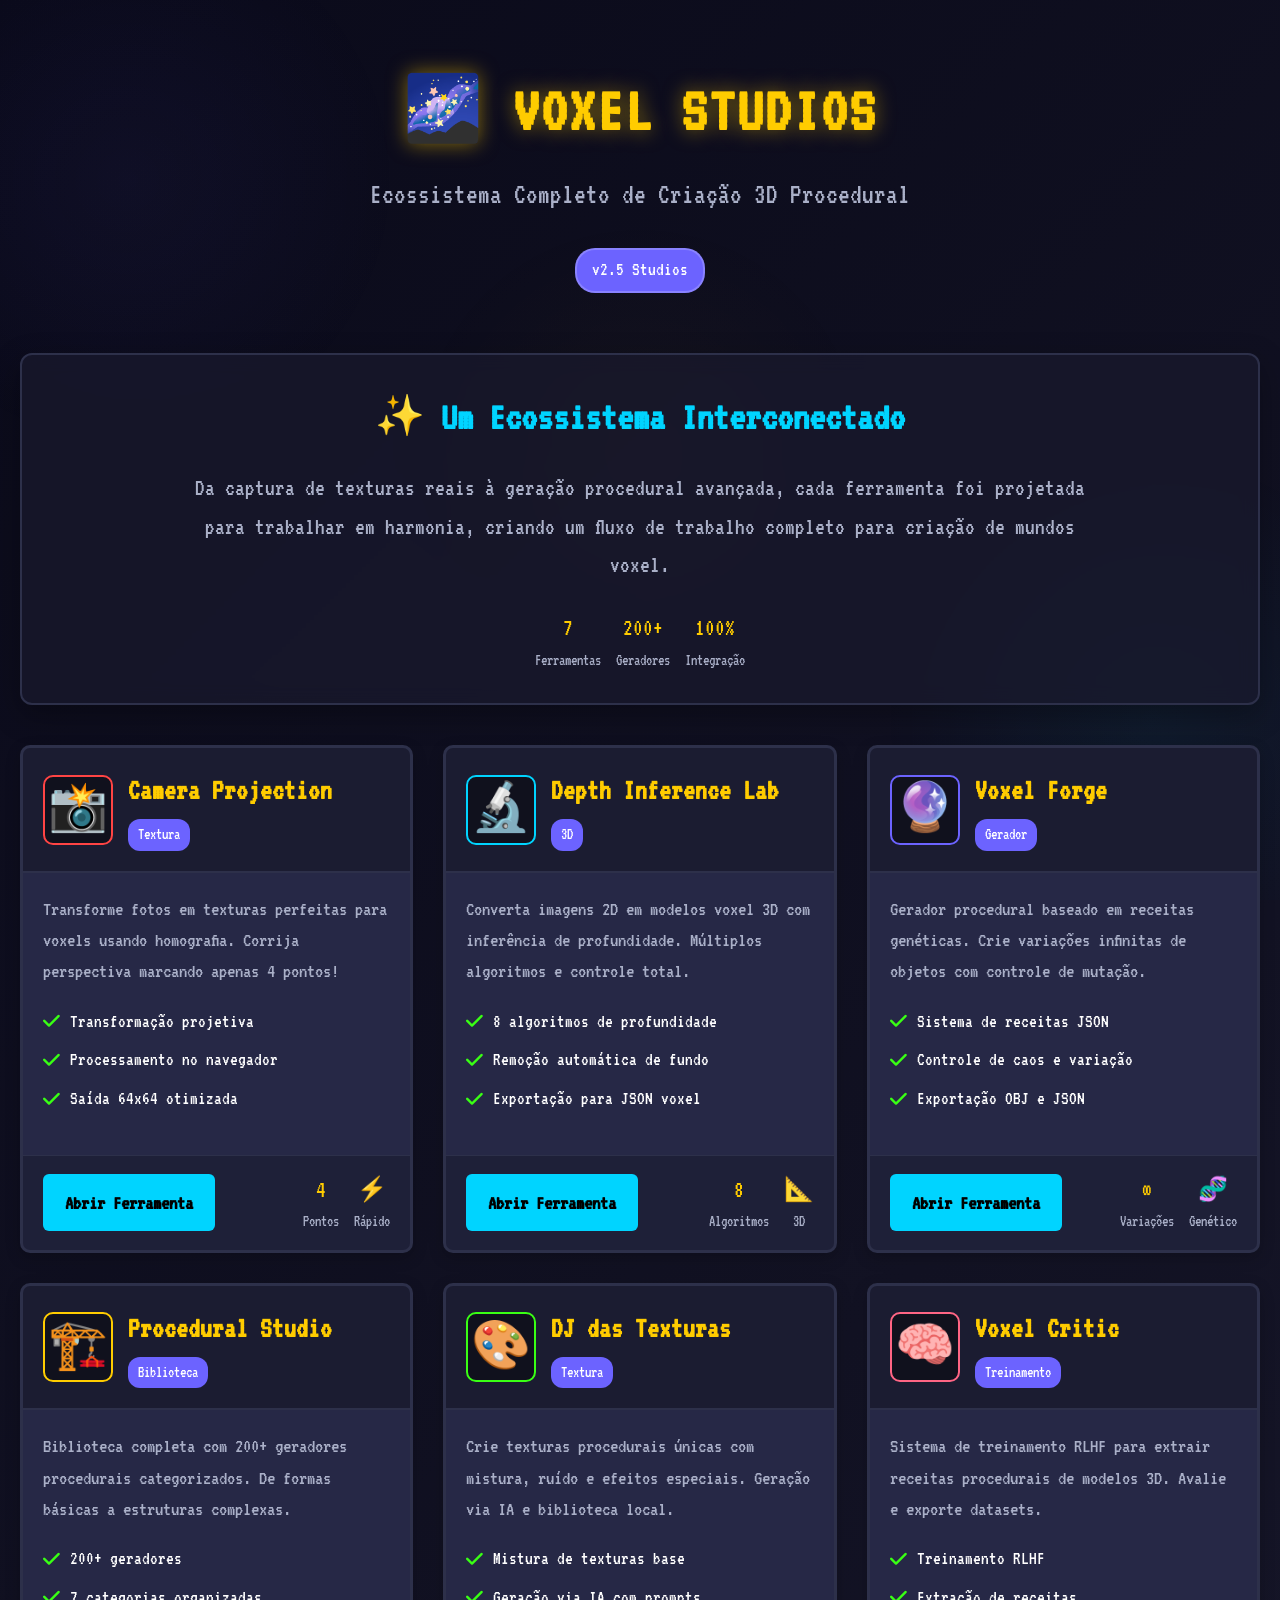
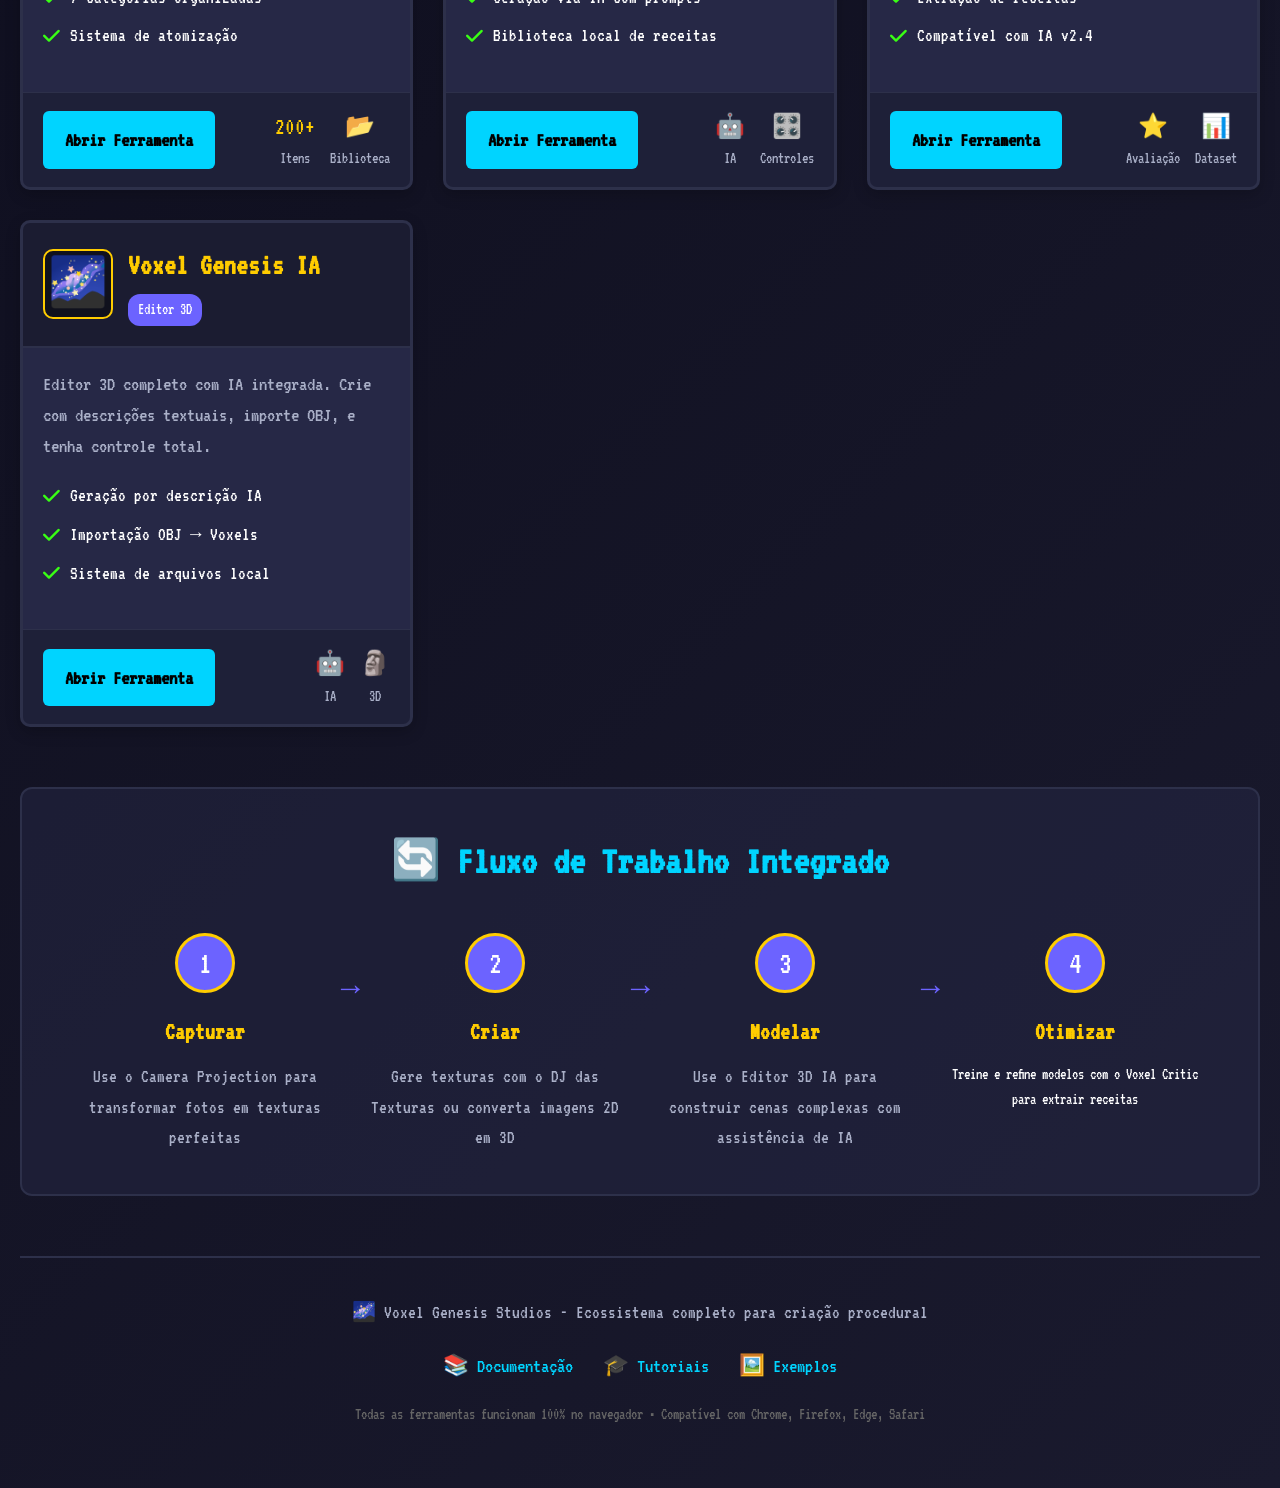
<file: index.html>
<!DOCTYPE html>
<html lang="pt-BR">
<head>
    <meta charset="UTF-8">
    <meta name="viewport" content="width=device-width, initial-scale=1.0">
    <title>🌌 Voxel Studios - Portal do Ecossistema</title>
    <link href="https://fonts.googleapis.com/css2?family=VT323&display=swap" rel="stylesheet">
    <link rel="stylesheet" href="https://cdnjs.cloudflare.com/ajax/libs/font-awesome/6.4.0/css/all.min.css">
    <style>
        :root {
            --bg-deep: #0a0a1a;
            --bg-dark: #121223;
            --bg-panel: #1a1a2e;
            --accent-gold: #ffcc00;
            --accent-cyan: #00d4ff;
            --accent-purple: #6c63ff;
            --accent-green: #39ff14;
            --text-main: #ffffff;
            --text-dim: #aab0c8;
            --border-color: #2d304a;
            --card-bg: #262846;
            --font-pixel: 'VT323', monospace;
        }
        
        * {
            margin: 0;
            padding: 0;
            box-sizing: border-box;
        }
        
        body {
            font-family: var(--font-pixel);
            background: linear-gradient(135deg, var(--bg-deep) 0%, var(--bg-dark) 50%, #1a1a2e 100%);
            color: var(--text-main);
            min-height: 100vh;
            overflow-x: hidden;
            line-height: 1.6;
        }
        
        .bg-pattern {
            position: fixed;
            top: 0;
            left: 0;
            width: 100%;
            height: 100%;
            background-image: 
                radial-gradient(circle at 10% 20%, rgba(108, 99, 255, 0.05) 0%, transparent 20%),
                radial-gradient(circle at 90% 80%, rgba(0, 212, 255, 0.05) 0%, transparent 20%),
                radial-gradient(circle at 50% 50%, rgba(255, 204, 0, 0.03) 0%, transparent 30%);
            z-index: -1;
        }
        
        .container {
            max-width: 1400px;
            margin: 0 auto;
            padding: 20px;
        }
        
        /* Header */
        .portal-header {
            text-align: center;
            padding: 40px 20px 30px;
            position: relative;
        }
        
        .portal-header h1 {
            font-size: 4rem;
            color: var(--accent-gold);
            text-shadow: 0 0 20px rgba(255, 204, 0, 0.5);
            margin-bottom: 10px;
            letter-spacing: 2px;
        }
        
        .portal-header .subtitle {
            font-size: 1.8rem;
            color: var(--text-dim);
            margin-bottom: 20px;
        }
        
        .version-badge {
            display: inline-block;
            background: var(--accent-purple);
            color: white;
            padding: 5px 15px;
            border-radius: 20px;
            font-size: 1.2rem;
            margin-top: 10px;
            border: 2px solid rgba(255, 255, 255, 0.2);
        }
        
        /* Ecosystem Intro */
        .ecosystem-intro {
            background: rgba(26, 26, 46, 0.7);
            border: 2px solid var(--border-color);
            border-radius: 12px;
            padding: 30px;
            margin: 30px 0;
            text-align: center;
            backdrop-filter: blur(10px);
            box-shadow: 0 10px 30px rgba(0, 0, 0, 0.3);
        }
        
        .ecosystem-intro h2 {
            color: var(--accent-cyan);
            font-size: 2.5rem;
            margin-bottom: 20px;
        }
        
        .ecosystem-intro p {
            font-size: 1.5rem;
            color: var(--text-dim);
            max-width: 900px;
            margin: 0 auto 25px;
        }
        
        /* Tool Cards Grid */
        .tools-grid {
            display: grid;
            grid-template-columns: repeat(auto-fill, minmax(350px, 1fr));
            gap: 30px;
            margin: 40px 0;
        }
        
        .tool-card {
            background: var(--card-bg);
            border: 3px solid var(--border-color);
            border-radius: 10px;
            overflow: hidden;
            transition: all 0.3s ease;
            position: relative;
            height: 100%;
            display: flex;
            flex-direction: column;
            box-shadow: 0 5px 15px rgba(0, 0, 0, 0.2);
        }
        
        .tool-card:hover {
            transform: translateY(-10px);
            border-color: var(--accent-gold);
            box-shadow: 0 15px 30px rgba(0, 0, 0, 0.4), 0 0 0 1px var(--accent-gold);
        }
        
        .tool-card-header {
            padding: 20px;
            background: rgba(0, 0, 0, 0.3);
            border-bottom: 2px solid var(--border-color);
            display: flex;
            align-items: center;
            gap: 15px;
        }
        
        .tool-icon {
            font-size: 3rem;
            width: 70px;
            height: 70px;
            display: flex;
            align-items: center;
            justify-content: center;
            background: rgba(0, 0, 0, 0.4);
            border-radius: 10px;
            border: 2px solid;
        }
        
        .tool-title {
            flex: 1;
        }
        
        .tool-title h3 {
            font-size: 1.8rem;
            color: var(--accent-gold);
            margin-bottom: 5px;
        }
        
        .tool-badge {
            display: inline-block;
            font-size: 1rem;
            padding: 3px 10px;
            border-radius: 12px;
            background: var(--accent-purple);
            color: white;
        }
        
        .tool-card-content {
            padding: 20px;
            flex: 1;
        }
        
        .tool-description {
            font-size: 1.3rem;
            color: var(--text-dim);
            margin-bottom: 20px;
            line-height: 1.5;
        }
        
        .tool-features {
            margin-bottom: 20px;
        }
        
        .tool-features li {
            font-size: 1.2rem;
            margin-bottom: 8px;
            display: flex;
            align-items: center;
            gap: 10px;
        }
        
        .tool-features li i {
            color: var(--accent-green);
        }
        
        .tool-card-footer {
            padding: 15px 20px;
            background: rgba(0, 0, 0, 0.2);
            border-top: 1px solid var(--border-color);
            display: flex;
            justify-content: space-between;
            align-items: center;
        }
        
        .tool-link {
            display: inline-block;
            background: var(--accent-cyan);
            color: #000;
            text-decoration: none;
            padding: 10px 20px;
            border-radius: 6px;
            font-size: 1.3rem;
            font-weight: bold;
            transition: all 0.2s;
            border: 2px solid transparent;
        }
        
        .tool-link:hover {
            background: transparent;
            color: var(--accent-cyan);
            border-color: var(--accent-cyan);
        }
        
        .tool-stats {
            display: flex;
            gap: 15px;
        }
        
        .stat {
            text-align: center;
        }
        
        .stat-value {
            display: block;
            font-size: 1.5rem;
            color: var(--accent-gold);
        }
        
        .stat-label {
            font-size: 1rem;
            color: var(--text-dim);
        }
        
        /* Workflow Section */
        .workflow-section {
            margin: 60px 0;
            padding: 40px;
            background: rgba(38, 40, 70, 0.5);
            border-radius: 12px;
            border: 2px solid var(--border-color);
        }
        
        .workflow-section h2 {
            text-align: center;
            font-size: 2.5rem;
            color: var(--accent-cyan);
            margin-bottom: 40px;
        }
        
        .workflow-steps {
            display: flex;
            justify-content: center;
            align-items: flex-start;
            flex-wrap: wrap;
            gap: 40px;
            margin-top: 30px;
        }
        
        .workflow-step {
            flex: 1;
            min-width: 200px;
            max-width: 250px;
            text-align: center;
            position: relative;
        }
        
        .workflow-step:not(:last-child)::after {
            content: "→";
            position: absolute;
            right: -30px;
            top: 30px;
            font-size: 2rem;
            color: var(--accent-purple);
        }
        
        .step-number {
            width: 60px;
            height: 60px;
            background: var(--accent-purple);
            border-radius: 50%;
            display: flex;
            align-items: center;
            justify-content: center;
            font-size: 2rem;
            margin: 0 auto 20px;
            border: 3px solid var(--accent-gold);
        }
        
        .step-title {
            font-size: 1.5rem;
            color: var(--accent-gold);
            margin-bottom: 10px;
        }
        
        .step-desc {
            font-size: 1.2rem;
            color: var(--text-dim);
        }
        
        /* Footer */
        .portal-footer {
            text-align: center;
            padding: 40px 20px;
            margin-top: 40px;
            border-top: 2px solid var(--border-color);
            color: var(--text-dim);
            font-size: 1.2rem;
        }
        
        .footer-links {
            display: flex;
            justify-content: center;
            gap: 30px;
            margin: 20px 0;
        }
        
        .footer-links a {
            color: var(--accent-cyan);
            text-decoration: none;
            font-size: 1.3rem;
            transition: color 0.2s;
        }
        
        .footer-links a:hover {
            color: var(--accent-gold);
            text-decoration: underline;
        }
        
        /* Responsive */
        @media (max-width: 1100px) {
            .workflow-step:not(:last-child)::after {
                display: none;
            }
            
            .workflow-steps {
                gap: 30px;
            }
        }
        
        @media (max-width: 768px) {
            .portal-header h1 {
                font-size: 3rem;
            }
            
            .tools-grid {
                grid-template-columns: 1fr;
            }
            
            .tool-card-header {
                flex-direction: column;
                text-align: center;
                gap: 10px;
            }
            
            .workflow-steps {
                flex-direction: column;
                align-items: center;
            }
            
            .workflow-step {
                max-width: 100%;
            }
        }
        
        /* Animation */
        @keyframes float {
            0%, 100% { transform: translateY(0); }
            50% { transform: translateY(-10px); }
        }
        
        .floating {
            animation: float 5s ease-in-out infinite;
        }
    </style>
</head>
<body>
    <div class="bg-pattern"></div>
    
    <div class="container">
        <!-- Header -->
        <header class="portal-header">
            <h1>🌌 VOXEL STUDIOS</h1>
            <div class="subtitle">Ecossistema Completo de Criação 3D Procedural</div>
            <div class="version-badge">v2.5 Studios</div>
        </header>

        <!-- Ecosystem Intro -->
        <section class="ecosystem-intro">
            <h2>✨ Um Ecossistema Interconectado</h2>
            <p>Da captura de texturas reais à geração procedural avançada, cada ferramenta foi projetada para trabalhar em harmonia, criando um fluxo de trabalho completo para criação de mundos voxel.</p>
            <div class="tool-stats" style="justify-content: center; margin-top: 20px;">
                <div class="stat">
                    <span class="stat-value">7</span>
                    <span class="stat-label">Ferramentas</span>
                </div>
                <div class="stat">
                    <span class="stat-value">200+</span>
                    <span class="stat-label">Geradores</span>
                </div>
                <div class="stat">
                    <span class="stat-value">100%</span>
                    <span class="stat-label">Integração</span>
                </div>
            </div>
        </section>
        
        <!-- Tools Grid -->
        <div class="tools-grid">
            <!-- Camera Projection -->
            <div class="tool-card floating" style="animation-delay: 0s;">
                <div class="tool-card-header">
                    <div class="tool-icon" style="border-color: #ff4444;">📸</div>
                    <div class="tool-title">
                        <h3>Camera Projection</h3>
                        <span class="tool-badge">Textura</span>
                    </div>
                </div>
                <div class="tool-card-content">
                    <p class="tool-description">Transforme fotos em texturas perfeitas para voxels usando homografia. Corrija perspectiva marcando apenas 4 pontos!</p>
                    <ul class="tool-features">
                        <li><i class="fas fa-check"></i> Transformação projetiva</li>
                        <li><i class="fas fa-check"></i> Processamento no navegador</li>
                        <li><i class="fas fa-check"></i> Saída 64x64 otimizada</li>
                    </ul>
                </div>
                <div class="tool-card-footer">
                    <a href="camera_project_extrair_textura.html" class="tool-link">Abrir Ferramenta</a>
                    <div class="tool-stats">
                        <div class="stat">
                            <span class="stat-value">4</span>
                            <span class="stat-label">Pontos</span>
                        </div>
                        <div class="stat">
                            <span class="stat-value">⚡</span>
                            <span class="stat-label">Rápido</span>
                        </div>
                    </div>
                </div>
            </div>
            
            <!-- Depth Inference Lab -->
            <div class="tool-card floating" style="animation-delay: 0.5s;">
                <div class="tool-card-header">
                    <div class="tool-icon" style="border-color: #00d4ff;">🔬</div>
                    <div class="tool-title">
                        <h3>Depth Inference Lab</h3>
                        <span class="tool-badge">3D</span>
                    </div>
                </div>
                <div class="tool-card-content">
                    <p class="tool-description">Converta imagens 2D em modelos voxel 3D com inferência de profundidade. Múltiplos algoritmos e controle total.</p>
                    <ul class="tool-features">
                        <li><i class="fas fa-check"></i> 8 algoritmos de profundidade</li>
                        <li><i class="fas fa-check"></i> Remoção automática de fundo</li>
                        <li><i class="fas fa-check"></i> Exportação para JSON voxel</li>
                    </ul>
                </div>
                <div class="tool-card-footer">
                    <a href="depth_lab_ai_hybrid.html" class="tool-link">Abrir Ferramenta</a>
                    <div class="tool-stats">
                        <div class="stat">
                            <span class="stat-value">8</span>
                            <span class="stat-label">Algoritmos</span>
                        </div>
                        <div class="stat">
                            <span class="stat-value">📐</span>
                            <span class="stat-label">3D</span>
                        </div>
                    </div>
                </div>
            </div>
            
            <!-- Voxel Forge -->
            <div class="tool-card floating" style="animation-delay: 1s;">
                <div class="tool-card-header">
                    <div class="tool-icon" style="border-color: #6c63ff;">🔮</div>
                    <div class="tool-title">
                        <h3>Voxel Forge</h3>
                        <span class="tool-badge">Gerador</span>
                    </div>
                </div>
                <div class="tool-card-content">
                    <p class="tool-description">Gerador procedural baseado em receitas genéticas. Crie variações infinitas de objetos com controle de mutação.</p>
                    <ul class="tool-features">
                        <li><i class="fas fa-check"></i> Sistema de receitas JSON</li>
                        <li><i class="fas fa-check"></i> Controle de caos e variação</li>
                        <li><i class="fas fa-check"></i> Exportação OBJ e JSON</li>
                    </ul>
                </div>
                <div class="tool-card-footer">
                    <a href="generator.html" class="tool-link">Abrir Ferramenta</a>
                    <div class="tool-stats">
                        <div class="stat">
                            <span class="stat-value">∞</span>
                            <span class="stat-label">Variações</span>
                        </div>
                        <div class="stat">
                            <span class="stat-value">🧬</span>
                            <span class="stat-label">Genético</span>
                        </div>
                    </div>
                </div>
            </div>
            
            <!-- Procedural Studio -->
            <div class="tool-card floating" style="animation-delay: 1.5s;">
                <div class="tool-card-header">
                    <div class="tool-icon" style="border-color: #ffcc00;">🏗️</div>
                    <div class="tool-title">
                        <h3>Procedural Studio</h3>
                        <span class="tool-badge">Biblioteca</span>
                    </div>
                </div>
                <div class="tool-card-content">
                    <p class="tool-description">Biblioteca completa com 200+ geradores procedurais categorizados. De formas básicas a estruturas complexas.</p>
                    <ul class="tool-features">
                        <li><i class="fas fa-check"></i> 200+ geradores</li>
                        <li><i class="fas fa-check"></i> 7 categorias organizadas</li>
                        <li><i class="fas fa-check"></i> Sistema de atomização</li>
                    </ul>
                </div>
                <div class="tool-card-footer">
                    <a href="procedural_studio.html" class="tool-link">Abrir Ferramenta</a>
                    <div class="tool-stats">
                        <div class="stat">
                            <span class="stat-value">200+</span>
                            <span class="stat-label">Itens</span>
                        </div>
                        <div class="stat">
                            <span class="stat-value">📂</span>
                            <span class="stat-label">Biblioteca</span>
                        </div>
                    </div>
                </div>
            </div>
            
            <!-- DJ das Texturas -->
            <div class="tool-card floating" style="animation-delay: 2s;">
                <div class="tool-card-header">
                    <div class="tool-icon" style="border-color: #39ff14;">🎨</div>
                    <div class="tool-title">
                        <h3>DJ das Texturas</h3>
                        <span class="tool-badge">Textura</span>
                    </div>
                </div>
                <div class="tool-card-content">
                    <p class="tool-description">Crie texturas procedurais únicas com mistura, ruído e efeitos especiais. Geração via IA e biblioteca local.</p>
                    <ul class="tool-features">
                        <li><i class="fas fa-check"></i> Mistura de texturas base</li>
                        <li><i class="fas fa-check"></i> Geração via IA com prompts</li>
                        <li><i class="fas fa-check"></i> Biblioteca local de receitas</li>
                    </ul>
                </div>
                <div class="tool-card-footer">
                    <a href="texturas_gerar.html" class="tool-link">Abrir Ferramenta</a>
                    <div class="tool-stats">
                        <div class="stat">
                            <span class="stat-value">🤖</span>
                            <span class="stat-label">IA</span>
                        </div>
                        <div class="stat">
                            <span class="stat-value">🎛️</span>
                            <span class="stat-label">Controles</span>
                        </div>
                    </div>
                </div>
            </div>
            
            <!-- Voxel Critic -->
            <div class="tool-card floating" style="animation-delay: 2.5s;">
                <div class="tool-card-header">
                    <div class="tool-icon" style="border-color: #ff6584;">🧠</div>
                    <div class="tool-title">
                        <h3>Voxel Critic</h3>
                        <span class="tool-badge">Treinamento</span>
                    </div>
                </div>
                <div class="tool-card-content">
                    <p class="tool-description">Sistema de treinamento RLHF para extrair receitas procedurais de modelos 3D. Avalie e exporte datasets.</p>
                    <ul class="tool-features">
                        <li><i class="fas fa-check"></i> Treinamento RLHF</li>
                        <li><i class="fas fa-check"></i> Extração de receitas</li>
                        <li><i class="fas fa-check"></i> Compatível com IA v2.4</li>
                    </ul>
                </div>
                <div class="tool-card-footer">
                    <a href="treinar.html" class="tool-link">Abrir Ferramenta</a>
                    <div class="tool-stats">
                        <div class="stat">
                            <span class="stat-value">⭐</span>
                            <span class="stat-label">Avaliação</span>
                        </div>
                        <div class="stat">
                            <span class="stat-value">📊</span>
                            <span class="stat-label">Dataset</span>
                        </div>
                    </div>
                </div>
            </div>
            
            <!-- Voxel Genesis IA -->
            <div class="tool-card floating" style="animation-delay: 3s;">
                <div class="tool-card-header">
                    <div class="tool-icon" style="border-color: #ffcc00;">🌌</div>
                    <div class="tool-title">
                        <h3>Voxel Genesis IA</h3>
                        <span class="tool-badge">Editor 3D</span>
                    </div>
                </div>
                <div class="tool-card-content">
                    <p class="tool-description">Editor 3D completo com IA integrada. Crie com descrições textuais, importe OBJ, e tenha controle total.</p>
                    <ul class="tool-features">
                        <li><i class="fas fa-check"></i> Geração por descrição IA</li>
                        <li><i class="fas fa-check"></i> Importação OBJ → Voxels</li>
                        <li><i class="fas fa-check"></i> Sistema de arquivos local</li>
                    </ul>
                </div>
                <div class="tool-card-footer">
                    <a href="Voxel_genesis_ai_v9.html" class="tool-link">Abrir Ferramenta</a>
                    <div class="tool-stats">
                        <div class="stat">
                            <span class="stat-value">🤖</span>
                            <span class="stat-label">IA</span>
                        </div>
                        <div class="stat">
                            <span class="stat-value">🗿</span>
                            <span class="stat-label">3D</span>
                        </div>
                    </div>
                </div>
            </div>
        </div>
        
        <!-- Workflow Section -->
        <section class="workflow-section">
            <h2>🔄 Fluxo de Trabalho Integrado</h2>
            <div class="workflow-steps">
                <div class="workflow-step">
                    <div class="step-number">1</div>
                    <h3 class="step-title">Capturar</h3>
                    <p class="step-desc">Use o Camera Projection para transformar fotos em texturas perfeitas</p>
                </div>
                <div class="workflow-step">
                    <div class="step-number">2</div>
                    <h3 class="step-title">Criar</h3>
                    <p class="step-desc">Gere texturas com o DJ das Texturas ou converta imagens 2D em 3D</p>
                </div>
                <div class="workflow-step">
                    <div class="step-number">3</div>
                    <h3 class="step-title">Modelar</h3>
                    <p class="step-desc">Use o Editor 3D IA para construir cenas complexas com assistência de IA</p>
                </div>
                <div class="workflow-step">
                    <div class="step-number">4</div>
                    <h3 class="step-title">Otimizar</h3>
                    <p class="step-description">Treine e refine modelos com o Voxel Critic para extrair receitas</p>
                </div>
            </div>
        </section>
        
        <!-- Footer -->
        <footer class="portal-footer">
            <p>🌌 Voxel Genesis Studios - Ecossistema completo para criação procedural</p>
            <div class="footer-links">
                <a href="#" onclick="alert('Documentação em desenvolvimento')">📚 Documentação</a>
                <a href="#" onclick="alert('Tutoriais em breve')">🎓 Tutoriais</a>
                <a href="#" onclick="alert('Exemplos de uso em breve')">🖼️ Exemplos</a>
            </div>
            <p style="margin-top: 20px; font-size: 1rem; color: #666;">
                Todas as ferramentas funcionam 100% no navegador • Compatível com Chrome, Firefox, Edge, Safari
            </p>
        </footer>
    </div>
    
    <script>
        // Adiciona efeito de digitação no título
        document.addEventListener('DOMContentLoaded', function() {
            const title = document.querySelector('.portal-header h1');
            const originalText = title.textContent;
            title.textContent = '';
            
            let i = 0;
            function typeWriter() {
                if (i < originalText.length) {
                    title.textContent += originalText.charAt(i);
                    i++;
                    setTimeout(typeWriter, 50);
                }
            }
            
            // Inicia a animação após um breve delay
            setTimeout(typeWriter, 500);
            
            // Adiciona interatividade aos cards
            const cards = document.querySelectorAll('.tool-card');
            cards.forEach(card => {
                card.addEventListener('mouseenter', function() {
                    this.style.zIndex = '10';
                });
                
                card.addEventListener('mouseleave', function() {
                    this.style.zIndex = '1';
                });
            });
            
            // Adiciona efeito de clique nos cards
            cards.forEach(card => {
                card.addEventListener('click', function(e) {
                    if (!e.target.classList.contains('tool-link')) {
                        const link = this.querySelector('.tool-link');
                        if (link) {
                            window.open(link.href, '_blank');
                        }
                    }
                });
            });
        });
    </script>

</body>
</html>
</file>
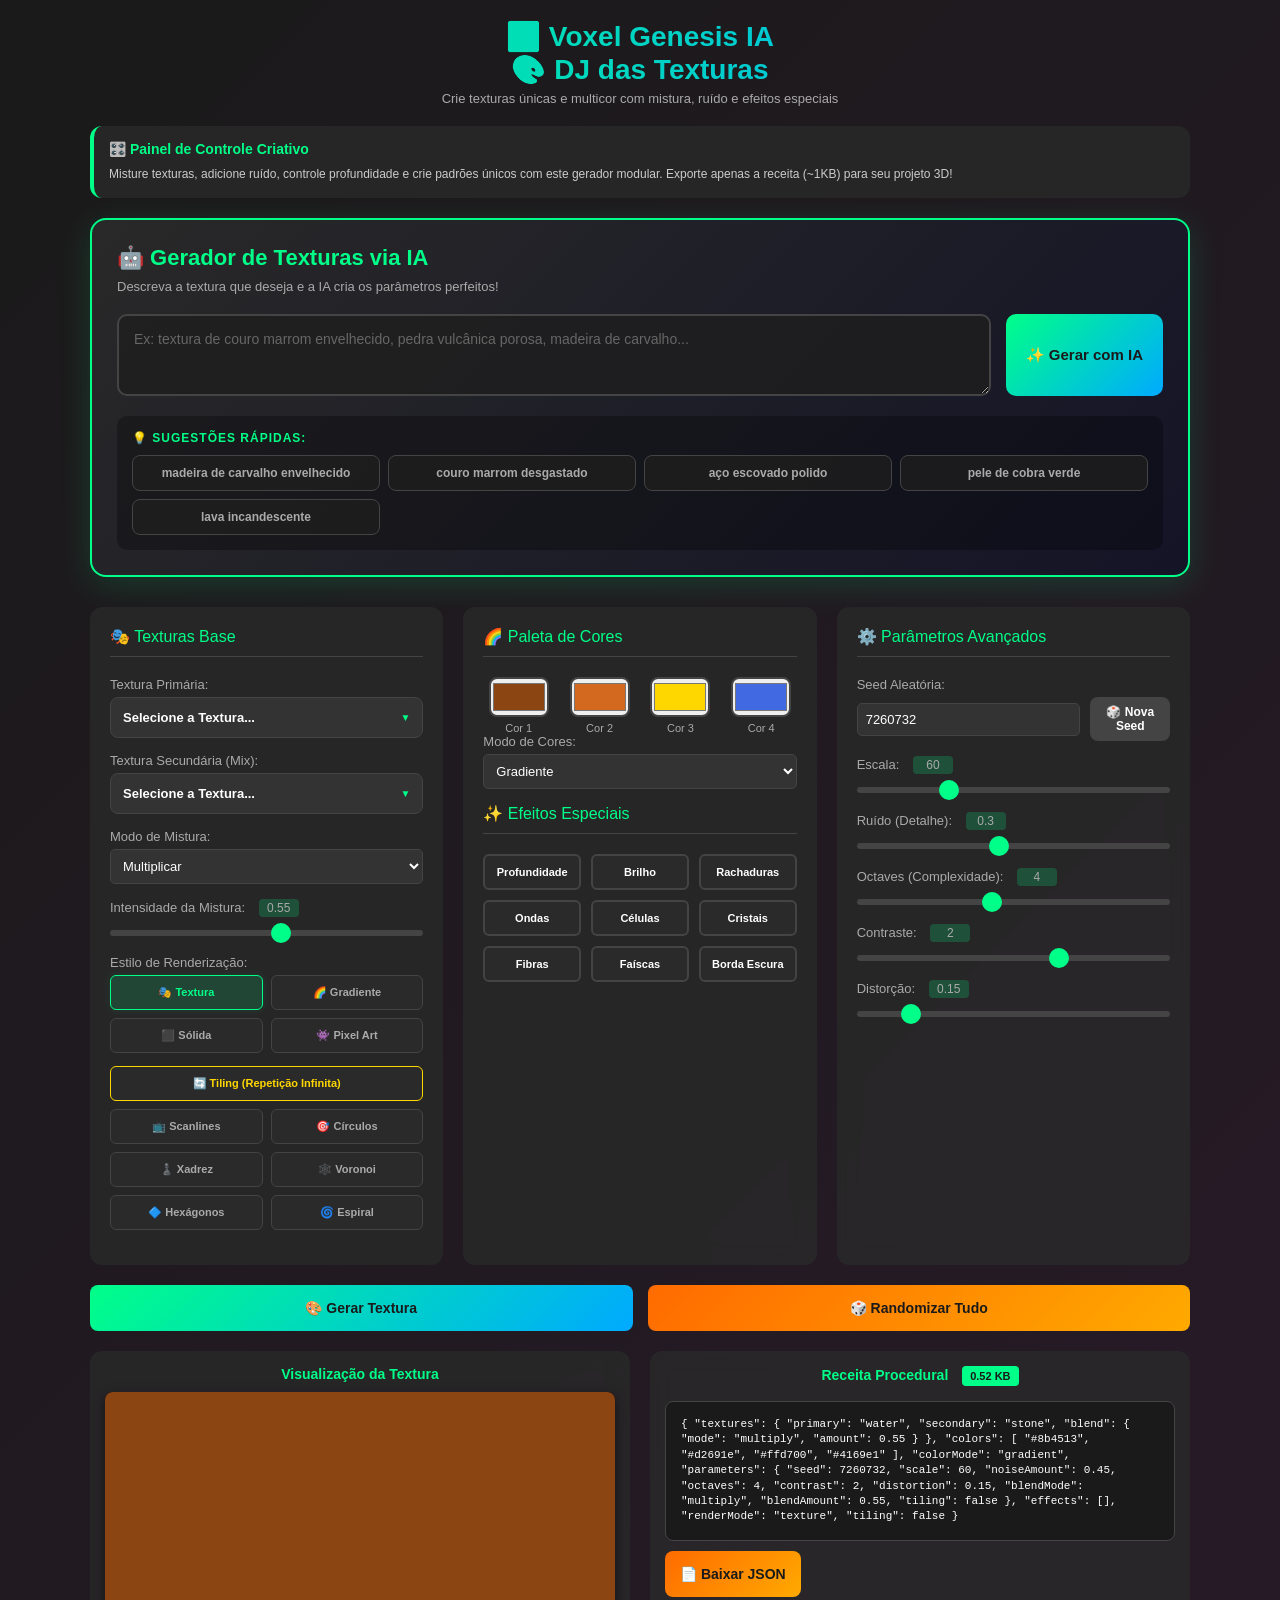
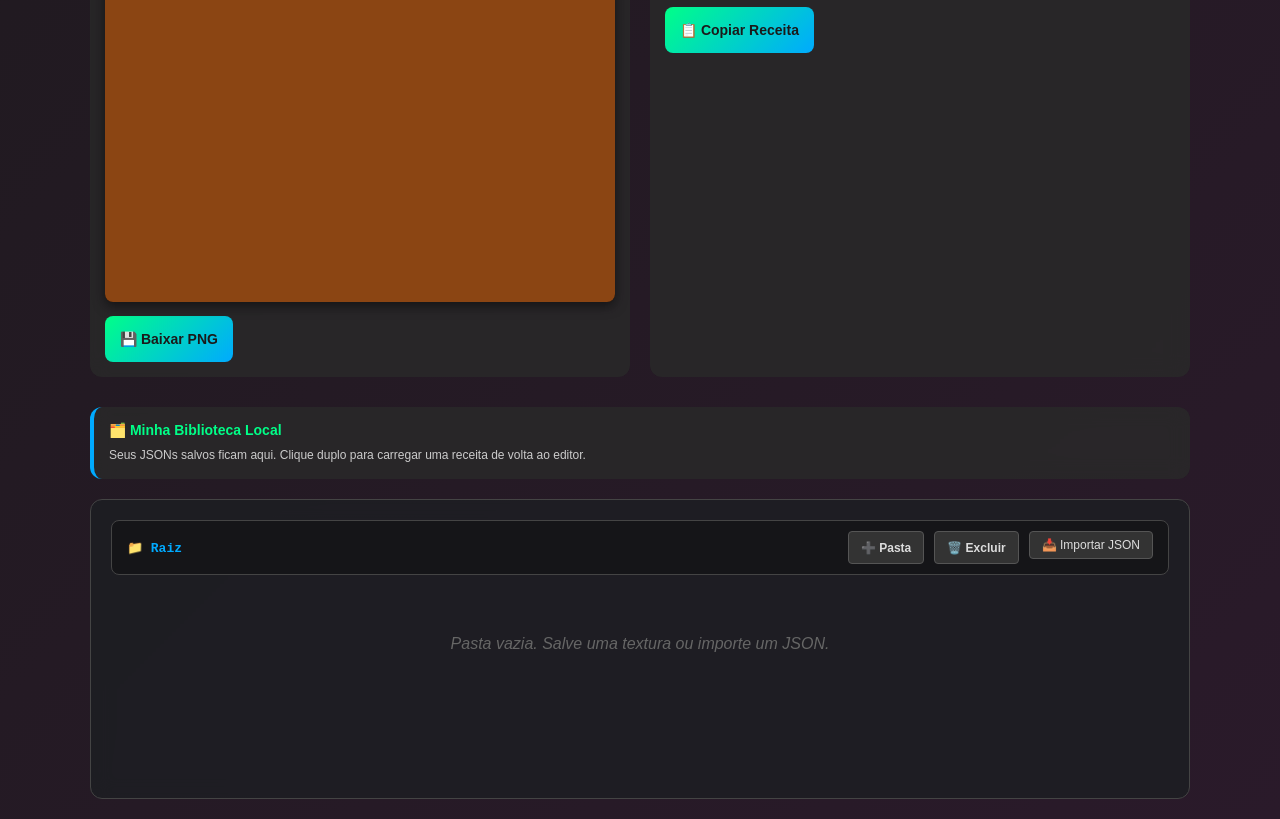
<file: texturas_gerar.html>
<!DOCTYPE html>
<html lang="pt-BR">
<head>
    <meta charset="UTF-8">
    <meta name="viewport" content="width=device-width, initial-scale=1.0">
	<link rel="stylesheet" href="texturas/css/texturas.css">
	<link rel="stylesheet" href="texturas/css/ai_section.css">
    <title>🎨 DJ das Texturas - 🌌 Voxel Genesis IA</title>
</head>
<body>
    <div class="container">
        <h1>🌌 Voxel Genesis IA<br>🎨 DJ das Texturas</h1>
        <p class="subtitle">Crie texturas únicas e multicor com mistura, ruído e efeitos especiais</p>

        <div class="info-box">
            <h3>🎛️ Painel de Controle Criativo</h3>
            <p>Misture texturas, adicione ruído, controle profundidade e crie padrões únicos com este gerador modular. Exporte apenas a receita (~1KB) para seu projeto 3D!</p>
        </div>

        <!-- 🤖 NOVA SEÇÃO: Geração via IA -->
        <div class="ai-section">
            <div class="ai-header">
                <h2>🤖 Gerador de Texturas via IA</h2>
                <p>Descreva a textura que deseja e a IA cria os parâmetros perfeitos!</p>
            </div>

            <div class="ai-input-container">
                <textarea 
                    id="aiPromptInput" 
                    placeholder="Ex: textura de couro marrom envelhecido, pedra vulcânica porosa, madeira de carvalho..."
                    rows="3"
                ></textarea>
                <button id="generateAiBtn" class="ai-generate-btn">
                    ✨ Gerar com IA
                </button>
            </div>

            <div class="ai-suggestions">
                <p class="suggestions-label">💡 Sugestões rápidas:</p>
                <div class="suggestions-grid" id="suggestionsGrid">
                    <!-- Preenchido por JavaScript -->
                </div>
            </div>

            <div id="aiStatus" class="ai-status hidden">
                <!-- Status da geração -->
            </div>
        </div>

        <div class="control-panels">
            <!-- Painel 1: Texturas Base -->
				 <div class="control-panel">
					<div class="section-title">🎭 Texturas Base</div>
					
					<div class="control-group">
						<label>Textura Primária:</label>
						<div class="custom-dropdown" id="dropdownPrimary">
							<button class="dropdown-toggle" onclick="toggleDropdown('dropdownPrimary')">
								<span id="labelPrimary">Selecione a Textura...</span>
								<span class="arrow">▼</span>
							</button>
							<div class="dropdown-content">
								<div class="texture-grid" id="primaryTextureGrid">
									</div>
							</div>
						</div>
					</div>
					
					<div class="control-group">
						<label>Textura Secundária (Mix):</label>
						<div class="custom-dropdown" id="dropdownSecondary">
							<button class="dropdown-toggle" onclick="toggleDropdown('dropdownSecondary')">
								<span id="labelSecondary">Selecione a Textura...</span>
								<span class="arrow">▼</span>
							</button>
							<div class="dropdown-content">
								<div class="texture-grid" id="secondaryTextureGrid">
									</div>
							</div>
						</div>
					</div>

					<div class="control-group">
						<label>Modo de Mistura:</label>
						<select id="blendMode">
							<option value="add">Adição</option>
							<option value="multiply">Multiplicar</option>
							<option value="screen">Tela</option>
							<option value="overlay">Sobrepor</option>
							<option value="difference">Diferença</option>
							<option value="noise">Ruído Aleatório</option>
						</select>
					</div>

					<div class="control-group">
						<label>Intensidade da Mistura: <span class="value-display" id="blendAmountValue">0.5</span></label>
						<input type="range" id="blendAmount" min="0" max="1" value="0.5" step="0.05">
					</div>
				
					<div class="control-group">
						<label>Estilo de Renderização:</label>
						<div class="render-modes-grid">
							<button class="render-mode-btn active" data-mode="texture" onclick="setRenderMode('texture')">
								🎭 Textura
							</button>
							
							<button class="render-mode-btn" data-mode="gradient" onclick="setRenderMode('gradient')">
								🌈 Gradiente
							</button>
							
							<button class="render-mode-btn" data-mode="solid" onclick="setRenderMode('solid')">
								⬛ Sólida
							</button>
							
							<button class="render-mode-btn" data-mode="pixel" onclick="setRenderMode('pixel')">
								👾 Pixel Art
							</button>

							<button id="tilingBtn" class="render-mode-btn" style="grid-column: span 2; margin-top: 5px; border-color: #ffd700; color: #ffd700;" onclick="toggleTiling()">
								🔄 Tiling (Repetição Infinita)
							</button>
							
							<button class="render-mode-btn" data-mode="scanlines" onclick="setRenderMode('scanlines')">
								📺 Scanlines
							</button>

							<button class="render-mode-btn" data-mode="circles" onclick="setRenderMode('circles')">
								🎯 Círculos
							</button>

							<button class="render-mode-btn" data-mode="checkerboard" onclick="setRenderMode('checkerboard')">
								♟️ Xadrez
							</button>

							<button class="render-mode-btn" data-mode="voronoi" onclick="setRenderMode('voronoi')">
								🕸️ Voronoi
							</button>

							<button class="render-mode-btn" data-mode="hexagons" onclick="setRenderMode('hexagons')">
								🔷 Hexágonos
							</button>

							<button class="render-mode-btn" data-mode="spiral" onclick="setRenderMode('spiral')">
								🌀 Espiral
							</button>
						</div>
					</div>	
			</div>

            <!-- Painel 2: Cores e Efeitos -->
            <div class="control-panel">
                <div class="section-title">🌈 Paleta de Cores</div>
                <div class="color-grid">
                    <div class="color-input-wrapper">
                        <input type="color" id="color1" value="#8B4513">
                        <span class="color-label">Cor 1</span>
                    </div>
                    <div class="color-input-wrapper">
                        <input type="color" id="color2" value="#D2691E">
                        <span class="color-label">Cor 2</span>
                    </div>
                    <div class="color-input-wrapper">
                        <input type="color" id="color3" value="#FFD700">
                        <span class="color-label">Cor 3</span>
                    </div>
                    <div class="color-input-wrapper">
                        <input type="color" id="color4" value="#4169E1">
                        <span class="color-label">Cor 4</span>
                    </div>
                </div>

                <div class="control-group">
                    <label>Modo de Cores:</label>
                    <select id="colorMode">
                        <option value="gradient">Gradiente</option>
                        <option value="noise">Ruído Colorido</option>
                        <option value="bands">Faixas</option>
                        <option value="spots">Manchas</option>
                        <option value="rainbow">Arco-íris</option>
                    </select>
                </div>

                <div class="section-title">✨ Efeitos Especiais</div>
                <div class="effects-grid">
                    <button class="effect-btn" data-effect="depth">Profundidade</button>
                    <button class="effect-btn" data-effect="glow">Brilho</button>
                    <button class="effect-btn" data-effect="cracks">Rachaduras</button>
                    <button class="effect-btn" data-effect="waves">Ondas</button>
                    <button class="effect-btn" data-effect="cells">Células</button>
                    <button class="effect-btn" data-effect="crystals">Cristais</button>
                    <button class="effect-btn" data-effect="fibers">Fibras</button>
                    <button class="effect-btn" data-effect="sparks">Faíscas</button>
					<button class="effect-btn" data-effect="vignette">Borda Escura</button>
                </div>
            </div>

            <!-- Painel 3: Parâmetros -->
            <div class="control-panel">
                <div class="section-title">⚙️ Parâmetros Avançados</div>
                
                <div class="control-group">
                    <label>Seed Aleatória:</label>
                    <div class="seed-generator">
                        <input type="number" id="seed" value="12345" min="1" max="9999999">
                        <button id="randomSeedBtn" class="secondary-btn">🎲 Nova Seed</button>
                    </div>
                </div>

                <div class="control-group">
                    <label>Escala: <span class="value-display" id="scaleValue">50</span></label>
                    <input type="range" id="scale" min="5" max="200" value="50" step="5">
                </div>

                <div class="control-group">
                    <label>Ruído (Detalhe): <span class="value-display" id="noiseValue">0.3</span></label>
                    <input type="range" id="noiseAmount" min="0" max="1" value="0.3" step="0.05">
                </div>

                <div class="control-group">
                    <label>Octaves (Complexidade): <span class="value-display" id="octavesValue">4</span></label>
                    <input type="range" id="octaves" min="1" max="8" value="4" step="1">
                </div>

                <div class="control-group">
                    <label>Contraste: <span class="value-display" id="contrastValue">1.5</span></label>
                    <input type="range" id="contrast" min="0.1" max="3" value="1.5" step="0.1">
                </div>

                <div class="control-group">
                    <label>Distorção: <span class="value-display" id="distortionValue">0.2</span></label>
                    <input type="range" id="distortion" min="0" max="1" value="0.2" step="0.05">
                </div>
            </div>
        </div>

        <div class="action-buttons">
            <button id="generateBtn">
                🎨 Gerar Textura
            </button>
            <button id="randomizeBtn" class="secondary-btn">
                🎲 Randomizar Tudo
            </button>
        </div>

        <div class="canvas-container" id="canvasContainer" style="display: none;">
            <div class="canvas-wrapper">
                <h3>Visualização da Textura</h3>
                <canvas id="previewCanvas"></canvas>
                <button id="downloadBtn" class="download-btn" style="margin-top: 10px;">
                    💾 Baixar PNG
                </button>
            </div>
            <div class="canvas-wrapper">
                <h3>Receita Procedural <span class="file-size" id="fileSize">0 KB</span></h3>
                <div class="json-preview" id="jsonPreview"></div>
                <button id="downloadJsonBtn" class="download-btn secondary-btn" style="margin-top: 10px;">
                    📄 Baixar JSON
                </button>
                <button id="copyJsonBtn" class="download-btn" style="margin-top: 10px;">
                    📋 Copiar Receita
                </button>
            </div>
        </div>
		
		<div class="container" style="margin-top: 30px;">
        <div class="info-box" style="border-left-color: #00aaff;">
            <h3>🗂️ Minha Biblioteca Local</h3>
            <p>Seus JSONs salvos ficam aqui. Clique duplo para carregar uma receita de volta ao editor.</p>
        </div>

        <div class="fs-container">
            <div class="fs-toolbar">
                <div class="fs-breadcrumbs" id="fsBreadcrumbs">📁 Raiz</div>
                <div class="fs-actions">
                    <button class="fs-btn" onclick="FileSystemTextures.createFolder()">➕ Pasta</button>
                    <button class="fs-btn danger" onclick="FileSystemTextures.deleteSelected()">🗑️ Excluir</button>
                    <label class="fs-btn import-btn">
                        📥 Importar JSON
                        <input type="file" id="fsImportInput" accept=".json" multiple onchange="FileSystemTextures.importFile(event)">
                    </label>
                </div>
            </div>
            
				<div class="fs-grid" id="fsGrid">
                <div class="fs-empty">Carregando biblioteca...</div>
            </div>
        </div>
    </div>

   <script type="module" src="texturas/js/filesystem_texturas.js"></script>
   <script type="module" src="texturas/js/main.js"></script>
   <script>
    // Função para abrir/fechar o dropdown
    function toggleDropdown(id) {
        // Fecha todos os outros primeiro (opcional, para UI mais limpa)
        document.querySelectorAll('.custom-dropdown').forEach(d => {
            if(d.id !== id) d.classList.remove('active');
        });
        
        // Alterna o atual
        const dropdown = document.getElementById(id);
        dropdown.classList.toggle('active');
    }

    // Fecha o menu se clicar fora dele
    window.onclick = function(event) {
        if (!event.target.closest('.custom-dropdown')) {
            document.querySelectorAll('.custom-dropdown').forEach(d => {
                d.classList.remove('active');
            });
        }
    }

    // Lógica para atualizar o nome no botão quando escolher uma opção
    // Adicione um Event Listener delegado para pegar os cliques nos botões gerados dinamicamente
    document.addEventListener('click', function(e) {
        // Verifica se clicou em um botão de textura dentro de um dropdown
        const btn = e.target.closest('.texture-btn');
        if (btn) {
            const dropdown = btn.closest('.custom-dropdown');
            if (dropdown) {
                // Pega o texto/ícone do botão clicado
                const btnContent = btn.innerHTML; // Pega ícone e texto
                
                // Atualiza o label do botão principal
                const label = dropdown.querySelector('.dropdown-toggle span:first-child');
                // Limpa quebras de linha para ficar bonito no botão fechado
                label.innerHTML = btnContent.replace(/<br>/g, ' - '); 
                
                // Fecha o menu após selecionar
                dropdown.classList.remove('active');
            }
        }
    });
</script>
</body>
</html>
</file>
<file: texturas/css/texturas.css>
* {
            margin: 0;
            padding: 0;
            box-sizing: border-box;
        }

        body {
            font-family: -apple-system, BlinkMacSystemFont, 'Segoe UI', sans-serif;
            background: linear-gradient(135deg, #1a1a1a 0%, #2a1a2a 100%);
            color: #fff;
            padding: 20px;
            min-height: 100vh;
        }

        .container {
            max-width: 1100px;
            margin: 0 auto;
        }

        h1 {
            text-align: center;
            margin-bottom: 5px;
            font-size: 28px;
            background: linear-gradient(90deg, #00ff88, #00aaff);
            -webkit-background-clip: text;
            -webkit-text-fill-color: transparent;
            background-clip: text;
        }

        .subtitle {
            text-align: center;
            margin-bottom: 20px;
            font-size: 13px;
            color: #aaa;
        }

        .info-box {
            background: rgba(42, 42, 42, 0.8);
            padding: 15px;
            border-radius: 12px;
            margin-bottom: 20px;
            border-left: 4px solid #00ff88;
            backdrop-filter: blur(10px);
        }

        .info-box h3 {
            color: #00ff88;
            font-size: 14px;
            margin-bottom: 8px;
            display: flex;
            align-items: center;
            gap: 8px;
        }

        .info-box p {
            font-size: 12px;
            color: #ccc;
            line-height: 1.5;
        }

        /* Layout de três colunas para controles */
        .control-panels {
            display: grid;
            grid-template-columns: repeat(3, 1fr);
            gap: 20px;
            margin-bottom: 20px;
        }

        @media (max-width: 900px) {
            .control-panels {
                grid-template-columns: 2fr;
            }
        }

        .control-panel {
            background: rgba(42, 42, 42, 0.8);
            padding: 20px;
            border-radius: 12px;
            backdrop-filter: blur(10px);
        }

        .section-title {
            color: #00ff88;
            font-size: 16px;
            margin-bottom: 20px;
            padding-bottom: 10px;
            border-bottom: 1px solid #444;
            display: flex;
            align-items: center;
            gap: 8px;
        }

        .control-group {
            margin-bottom: 15px;
        }

        label {
            display: block;
            margin-bottom: 5px;
            font-size: 13px;
            color: #aaa;
        }

        input[type="range"] {
            width: 100%;
            height: 6px;
            background: #444;
            border-radius: 3px;
            outline: none;
            -webkit-appearance: none;
        }

        input[type="range"]::-webkit-slider-thumb {
            width: 20px;
            height: 20px;
            background: #00ff88;
            cursor: pointer;
            border-radius: 50%;
            -webkit-appearance: none;
        }

        .value-display {
            display: inline-block;
            background: rgba(0, 255, 136, 0.2);
            padding: 2px 8px;
            border-radius: 4px;
            font-size: 12px;
            margin-left: 10px;
            min-width: 40px;
            text-align: center;
        }

        /* Texturas */
        .texture-grid {
            display: grid;
            grid-template-columns: repeat(auto-fill, minmax(100px, 1fr));
            gap: 10px;
            margin-top: 15px;
        }

        .texture-btn {
            padding: 12px;
            background: #333;
            border: 2px solid #444;
            border-radius: 8px;
            color: #fff;
            cursor: pointer;
            transition: all 0.3s;
            font-size: 12px;
            text-align: center;
            display: flex;
            flex-direction: column;
            align-items: center;
            gap: 5px;
        }

        .texture-btn:hover {
            background: #444;
            border-color: #00ff88;
            transform: translateY(-2px);
        }

        .texture-btn.active {
            background: #00ff88;
            color: #1a1a1a;
            border-color: #00ff88;
            font-weight: bold;
        }

        /* Cores */
        .color-grid {
            display: grid;
            grid-template-columns: repeat(4, 1fr);
            gap: 10px;
            margin-top: 15px;
        }

        .color-input-wrapper {
            display: flex;
            flex-direction: column;
            align-items: center;
            gap: 5px;
        }

        input[type="color"] {
            width: 60px;
            height: 40px;
            border: 2px solid #444;
            border-radius: 8px;
            cursor: pointer;
            transition: all 0.3s;
        }

        input[type="color"]:hover {
            border-color: #00ff88;
            transform: scale(1.1);
        }

        .color-label {
            font-size: 11px;
            color: #aaa;
            text-align: center;
        }

        /* Botões */
        .action-buttons {
            display: grid;
            grid-template-columns: 1fr 1fr;
            gap: 15px;
            margin-bottom: 20px;
        }

        button {
            padding: 15px;
            background: linear-gradient(135deg, #00ff88, #00aaff);
            color: #1a1a1a;
            border: none;
            border-radius: 8px;
            font-size: 14px;
            font-weight: bold;
            cursor: pointer;
            transition: all 0.3s;
            display: flex;
            align-items: center;
            justify-content: center;
            gap: 8px;
        }

        button:hover {
            transform: translateY(-2px);
            box-shadow: 0 5px 15px rgba(0, 255, 136, 0.3);
        }

        .secondary-btn {
            background: linear-gradient(135deg, #ff6b00, #ffaa00);
        }

        .danger-btn {
            background: linear-gradient(135deg, #ff0066, #ff00aa);
        }

        /* Canvas */
        .canvas-container {
            display: grid;
            grid-template-columns: 1fr 1fr;
            gap: 20px;
            margin-bottom: 20px;
        }

        .canvas-wrapper {
            background: rgba(42, 42, 42, 0.8);
            padding: 15px;
            border-radius: 12px;
            backdrop-filter: blur(10px);
        }

        .canvas-wrapper h3 {
            margin-bottom: 10px;
            font-size: 14px;
            color: #00ff88;
            text-align: center;
        }

        canvas {
            width: 100%;
            height: auto;
            border-radius: 8px;
            background: #000;
            box-shadow: 0 4px 12px rgba(0,0,0,0.5);
        }

        /* JSON Preview */
        .json-preview {
            background: #1a1a1a;
            padding: 15px;
            border-radius: 8px;
            margin-top: 15px;
            font-family: 'Courier New', monospace;
            font-size: 11px;
            max-height: 250px;
            overflow-y: auto;
            border: 1px solid #444;
            line-height: 1.4;
        }

        .file-size {
            display: inline-block;
            background: #00ff88;
            color: #1a1a1a;
            padding: 4px 8px;
            border-radius: 4px;
            font-size: 11px;
            font-weight: bold;
            margin-left: 10px;
        }

        /* Controles específicos */
        .blend-controls {
            background: rgba(0, 0, 0, 0.3);
            padding: 10px;
            border-radius: 8px;
            margin-top: 10px;
        }

        .seed-generator {
            display: flex;
            gap: 10px;
            align-items: center;
        }

        #randomSeedBtn {
            padding: 8px 12px;
            font-size: 12px;
            background: #444;
            color: #fff;
        }

        input[type="number"], select {
            background: #333;
            border: 1px solid #444;
            color: #fff;
            padding: 8px;
            border-radius: 5px;
            width: 100%;
            font-size: 13px;
        }

        /* Efeitos especiais */
        .effects-grid {
            display: grid;
            grid-template-columns: repeat(3, 1fr);
            gap: 10px;
        }

        .effect-btn {
            padding: 10px;
            background: #2a2a2a;
            border: 2px solid #444;
            border-radius: 6px;
            color: #fff;
            cursor: pointer;
            transition: all 0.3s;
            font-size: 11px;
            text-align: center;
        }

        .effect-btn:hover {
            background: #333;
            border-color: #00ff88;
        }

        .effect-btn.active {
            background: #00ff88;
            color: #1a1a1a;
            border-color: #00ff88;
        }
		
	/* --- Estilos dos Novos Menus Toggle --- */

	.custom-dropdown {
		position: relative;
		width: 100%;
	}

	.dropdown-toggle {
		width: 100%;
		padding: 12px;
		background: #333;
		border: 1px solid #444;
		border-radius: 8px;
		color: #fff;
		cursor: pointer;
		display: flex;
		justify-content: space-between;
		align-items: center;
		font-size: 13px;
		transition: all 0.3s;
		text-align: left;
	}

	.dropdown-toggle:hover {
		border-color: #00ff88;
		background: #3a3a3a;
	}

	.dropdown-toggle .arrow {
		font-size: 10px;
		transition: transform 0.3s;
		color: #00ff88;
	}

	/* Estado ativo do botão */
	.custom-dropdown.active .dropdown-toggle {
		border-color: #00ff88;
		background: #2a2a2a;
		border-bottom-left-radius: 0;
		border-bottom-right-radius: 0;
	}

	.custom-dropdown.active .arrow {
		transform: rotate(180deg);
	}

	/* O conteúdo que abre/fecha */
	.dropdown-content {
		display: none; /* Escondido por padrão */
		position: absolute;
		top: 100%;
		left: 0;
		width: 100%;
		background: rgba(30, 30, 30, 0.95);
		border: 1px solid #444;
		border-top: none;
		border-bottom-left-radius: 8px;
		border-bottom-right-radius: 8px;
		padding: 10px;
		z-index: 100;
		backdrop-filter: blur(10px);
		box-shadow: 0 10px 20px rgba(0,0,0,0.5);
		max-height: 300px;
		overflow-y: auto;
	}

	/* Mostra o conteúdo quando a classe active é adicionada */
	.custom-dropdown.active .dropdown-content {
		display: block;
		animation: slideDown 0.2s ease-out;
	}

	@keyframes slideDown {
		from { opacity: 0; transform: translateY(-10px); }
		to { opacity: 1; transform: translateY(0); }
	}

	/* Ajuste no grid interno para caber melhor no menu */
	.dropdown-content .texture-grid {
		margin-top: 0;
		grid-template-columns: repeat(auto-fill, minmax(80px, 1fr)); /* Botões um pouco menores */
	}

	### 2. CSS (`css/texturas.css`)

	Adicione este estilo para criar uma grade de botões pequenos e bonitos que cabem naquele espaço.

	```css
	/* Estilos para os Botões de Renderização */
	.render-modes-grid {
		display: grid;
		grid-template-columns: repeat(3, 1fr); /* 2 colunas */
		gap: 8px;
		margin-top: 8px;
	}

	.render-mode-btn {
		padding: 8px 10px;
		background: #2a2a2a;
		border: 1px solid #444;
		border-radius: 6px;
		color: #aaa;
		font-size: 11px;
		cursor: pointer;
		transition: all 0.2s;
		text-align: center;
		display: flex;
		align-items: center;
		justify-content: center;
		gap: 5px;
	}

	.render-mode-btn:hover {
		background: #333;
		border-color: #00ff88;
		color: #fff;
	}

	/* Estado Ativo (Selecionado) */
	.render-mode-btn.active {
		background: rgba(0, 255, 136, 0.15);
		border-color: #00ff88;
		color: #00ff88;
		font-weight: bold;
		box-shadow: 0 0 10px rgba(0, 255, 136, 0.1);
	}
	
		/* =========================================
	   GRID DE MODOS DE RENDERIZAÇÃO (Correção)
	   ========================================= */

	.render-modes-grid {
		display: grid;
		/* Cria 2 colunas de tamanho igual */
		grid-template-columns: 1fr 1fr; 
		gap: 8px; /* Espaço entre os botões */
		margin-top: 5px;
	}

	.render-mode-btn {
		padding: 10px 5px; /* Mais compacto */
		background: #2a2a2a;
		border: 1px solid #444;
		border-radius: 6px;
		color: #aaa;
		font-size: 11px; /* Fonte levemente menor para caber */
		cursor: pointer;
		transition: all 0.2s;
		display: flex;
		align-items: center;
		justify-content: center;
		gap: 5px;
		text-align: center;
	}

	.render-mode-btn:hover {
		background: #333;
		border-color: #00ff88;
		color: #fff;
	}

	.render-mode-btn.active {
		background: rgba(0, 255, 136, 0.15);
		border-color: #00ff88;
		color: #00ff88;
		font-weight: bold;
		box-shadow: 0 0 8px rgba(0, 255, 136, 0.1);
	}
	
	/* =========================================
   FILE SYSTEM (Biblioteca Local)
   ========================================= */

	.fs-container {
		background: rgba(30, 30, 35, 0.95);
		border: 1px solid #444;
		border-radius: 12px;
		padding: 20px;
		min-height: 300px;
		display: flex;
		flex-direction: column;
		gap: 15px;
		backdrop-filter: blur(10px);
	}

	.fs-toolbar {
		display: flex;
		justify-content: space-between;
		align-items: center;
		background: rgba(0,0,0,0.3);
		padding: 10px 15px;
		border-radius: 8px;
		border: 1px solid #444;
	}

	.fs-breadcrumbs {
		font-family: monospace;
		color: #00aaff;
		cursor: pointer;
		font-weight: bold;
	}

	.fs-breadcrumbs:hover { text-decoration: underline; }

	.fs-actions {
		display: flex;
		gap: 10px;
	}

	.fs-btn {
		padding: 6px 12px;
		font-size: 12px;
		background: #333;
		border: 1px solid #555;
		color: #ddd;
		border-radius: 4px;
		cursor: pointer;
		transition: all 0.2s;
		min-width: auto; /* Override do botão padrão */
		height: auto;
	}

	.fs-btn:hover { background: #444; border-color: #fff; transform: none; box-shadow: none; }
	.fs-btn.danger:hover { background: #500; border-color: #f55; }

	.import-btn { position: relative; overflow: hidden; display: flex; align-items: center; }
	.import-btn input { position: absolute; opacity: 0; width: 100%; height: 100%; cursor: pointer; }

	/* Grid de Arquivos */
	.fs-grid {
		display: grid;
		grid-template-columns: repeat(auto-fill, minmax(100px, 1fr));
		gap: 15px;
		flex: 1;
		overflow-y: auto;
		padding: 5px;
	}

	.fs-item {
		display: flex;
		flex-direction: column;
		align-items: center;
		gap: 8px;
		padding: 10px;
		border-radius: 8px;
		cursor: pointer;
		transition: background 0.2s;
		border: 1px solid transparent;
	}

	.fs-item:hover { background: rgba(255,255,255,0.05); }
	.fs-item.selected { background: rgba(0, 170, 255, 0.15); border-color: #00aaff; }

	.fs-thumbnail {
		width: 64px;
		height: 64px;
		display: flex;
		align-items: center;
		justify-content: center;
		font-size: 32px;
		background: rgba(0,0,0,0.3);
		border-radius: 8px;
		overflow: hidden;
	}

	.fs-thumbnail canvas {
		width: 100%;
		height: 100%;
		object-fit: cover;
	}

	.fs-name {
		font-size: 11px;
		text-align: center;
		color: #ccc;
		word-break: break-word;
		max-width: 100%;
		line-height: 1.3;
	}

	.fs-empty {
		grid-column: 1 / -1;
		text-align: center;
		color: #666;
		padding: 40px;
		font-style: italic;
	}
</file>
<file: texturas/css/ai_section.css>
/* ====================================================================
   🤖 SEÇÃO DE IA - ESTILOS
   ==================================================================== */

.ai-section {
    background: linear-gradient(135deg, rgba(42, 42, 42, 0.95), rgba(20, 20, 40, 0.95));
    border: 2px solid #00ff88;
    border-radius: 16px;
    padding: 25px;
    margin-bottom: 30px;
    backdrop-filter: blur(15px);
    box-shadow: 0 8px 32px rgba(0, 255, 136, 0.15);
}

.ai-header h2 {
    color: #00ff88;
    font-size: 22px;
    margin-bottom: 8px;
    display: flex;
    align-items: center;
    gap: 10px;
}

.ai-header p {
    color: #aaa;
    font-size: 13px;
    margin-bottom: 20px;
}

/* Campo de Input */
.ai-input-container {
    display: flex;
    gap: 15px;
    margin-bottom: 20px;
}

#aiPromptInput {
    flex: 1;
    background: rgba(30, 30, 30, 0.8);
    border: 2px solid #444;
    border-radius: 10px;
    padding: 15px;
    color: #fff;
    font-family: inherit;
    font-size: 14px;
    resize: vertical;
    min-height: 80px;
    transition: all 0.3s;
}

#aiPromptInput:focus {
    outline: none;
    border-color: #00ff88;
    box-shadow: 0 0 15px rgba(0, 255, 136, 0.3);
}

#aiPromptInput::placeholder {
    color: #666;
}

.ai-generate-btn {
    min-width: 140px;
    height: auto;
    background: linear-gradient(135deg, #00ff88, #00aaff);
    color: #1a1a1a;
    border: none;
    border-radius: 10px;
    font-size: 15px;
    font-weight: bold;
    cursor: pointer;
    transition: all 0.3s;
    display: flex;
    align-items: center;
    justify-content: center;
    gap: 8px;
    padding: 15px 20px;
}

.ai-generate-btn:hover {
    transform: translateY(-3px);
    box-shadow: 0 8px 25px rgba(0, 255, 136, 0.4);
}

.ai-generate-btn:disabled {
    background: #444;
    color: #666;
    cursor: not-allowed;
    transform: none;
}

/* Sugestões */
.ai-suggestions {
    background: rgba(0, 0, 0, 0.3);
    border-radius: 10px;
    padding: 15px;
}

.suggestions-label {
    color: #00ff88;
    font-size: 12px;
    font-weight: bold;
    margin-bottom: 10px;
    text-transform: uppercase;
    letter-spacing: 1px;
}

.suggestions-grid {
    display: grid;
    grid-template-columns: repeat(auto-fit, minmax(200px, 1fr));
    gap: 8px;
}

.suggestion-btn {
    background: rgba(30, 30, 30, 0.8);
    border: 1px solid #444;
    border-radius: 8px;
    padding: 10px 15px;
    color: #aaa;
    font-size: 12px;
    cursor: pointer;
    transition: all 0.2s;
    text-align: left;
}

.suggestion-btn:hover {
    background: rgba(0, 255, 136, 0.1);
    border-color: #00ff88;
    color: #fff;
    transform: translateX(5px);
}

/* Status de Geração */
.ai-status {
    margin-top: 15px;
    padding: 12px 18px;
    border-radius: 8px;
    font-size: 13px;
    font-weight: 500;
    display: flex;
    align-items: center;
    gap: 10px;
    animation: slideIn 0.3s ease-out;
}

.ai-status.hidden {
    display: none;
}

.ai-status.info {
    background: rgba(0, 170, 255, 0.15);
    border: 1px solid #00aaff;
    color: #00aaff;
}

.ai-status.success {
    background: rgba(0, 255, 136, 0.15);
    border: 1px solid #00ff88;
    color: #00ff88;
}

.ai-status.error {
    background: rgba(255, 68, 68, 0.15);
    border: 1px solid #ff4444;
    color: #ff4444;
}

.ai-status.warning {
    background: rgba(255, 170, 0, 0.15);
    border: 1px solid #ffaa00;
    color: #ffaa00;
}

@keyframes slideIn {
    from {
        opacity: 0;
        transform: translateY(-10px);
    }
    to {
        opacity: 1;
        transform: translateY(0);
    }
}

/* Loading Animation */
.ai-generate-btn.loading::after {
    content: '';
    width: 16px;
    height: 16px;
    border: 2px solid #1a1a1a;
    border-top-color: transparent;
    border-radius: 50%;
    animation: spin 0.6s linear infinite;
}

@keyframes spin {
    to { transform: rotate(360deg); }
}

/* Responsivo */
@media (max-width: 768px) {
    .ai-input-container {
        flex-direction: column;
    }

    .ai-generate-btn {
        width: 100%;
        min-width: auto;
    }

    .suggestions-grid {
        grid-template-columns: 1fr;
    }
}
</file>
